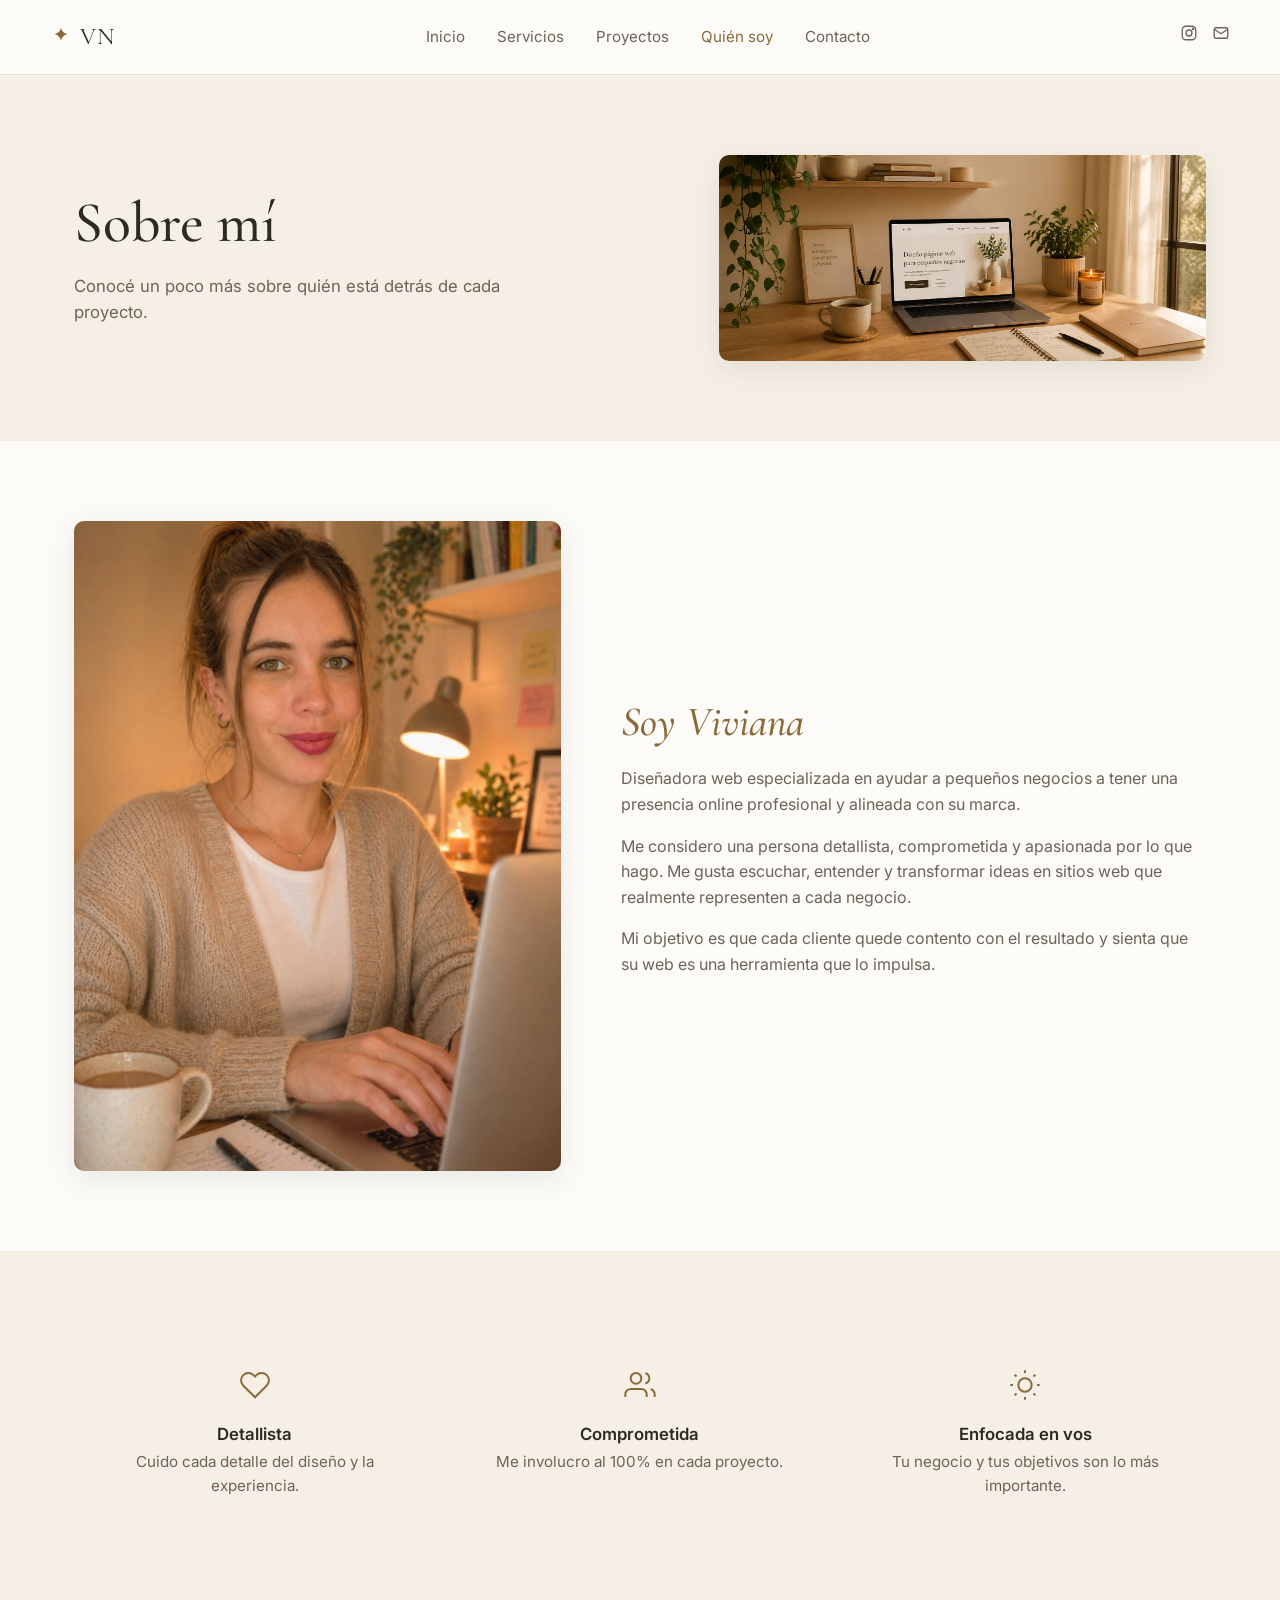
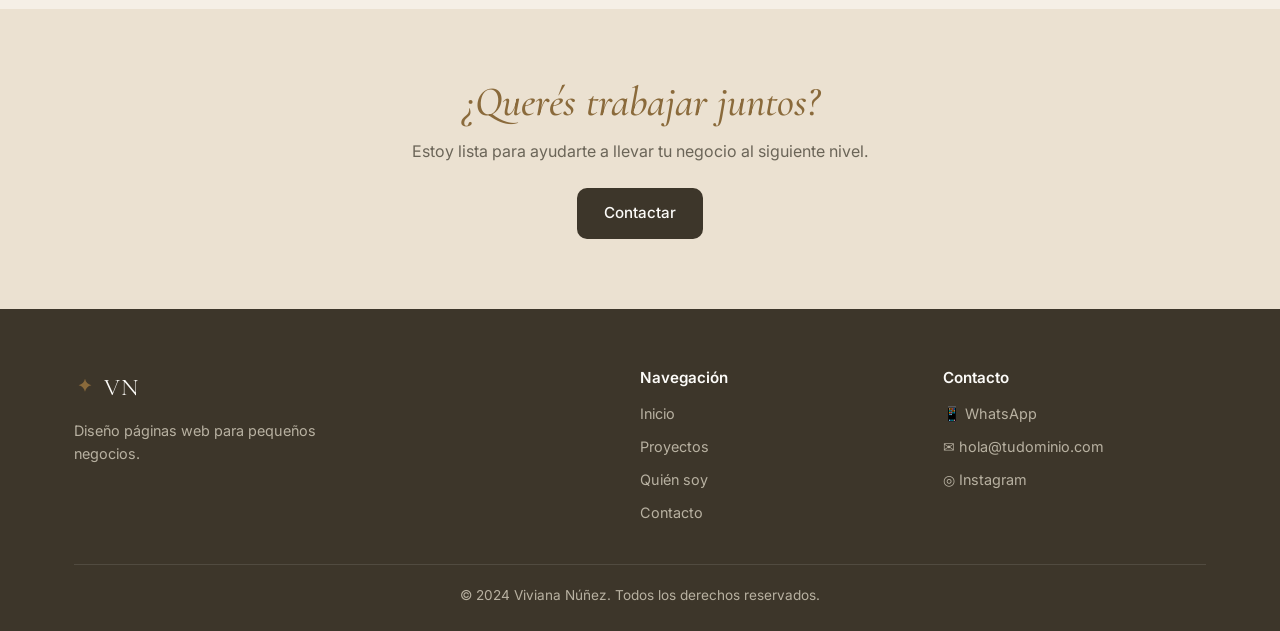
<file: quien-soy.html>
<!DOCTYPE html>
<html lang="es">
<head>
  <meta charset="UTF-8" />
  <meta name="viewport" content="width=device-width, initial-scale=1.0" />
  <title>Quién soy · Viviana Núñez</title>
  <meta name="description" content="Conocé a Viviana Núñez, diseñadora web especializada en ayudar a pequeños negocios a tener una presencia online profesional." />
  <link rel="preconnect" href="https://fonts.googleapis.com" />
  <link rel="preconnect" href="https://fonts.gstatic.com" crossorigin />
  <link href="https://fonts.googleapis.com/css2?family=Cormorant+Garamond:ital,wght@0,400;0,500;0,600;1,400;1,500&family=Inter:wght@300;400;500;600&display=swap" rel="stylesheet" />
  <link rel="stylesheet" href="styles.css" />
</head>
<body>

<header class="site-header">
  <div class="container nav">
    <a href="index.html" class="logo">
      <svg class="logo-mark" viewBox="0 0 24 24" fill="currentColor"><path d="M12 2c-1 4-3 6-7 7 4 1 6 3 7 7 1-4 3-6 7-7-4-1-6-3-7-7z"/></svg>
      <span>VN</span>
    </a>
    <ul class="nav-links">
      <li><a href="index.html">Inicio</a></li>
      <li><a href="services.html">Servicios</a></li>
      <li><a href="proyectos.html">Proyectos</a></li>
      <li><a href="quien-soy.html" class="active">Quién soy</a></li>
      <li><a href="contacto.html">Contacto</a></li>
    </ul>
    <div class="nav-social">
      <a href="#" aria-label="Instagram"><svg width="18" height="18" fill="none" stroke="currentColor" stroke-width="1.8" viewBox="0 0 24 24"><rect x="3" y="3" width="18" height="18" rx="5"/><circle cx="12" cy="12" r="4"/><circle cx="17.5" cy="6.5" r="0.8" fill="currentColor"/></svg></a>
      <a href="#" aria-label="Email"><svg width="18" height="18" fill="none" stroke="currentColor" stroke-width="1.8" viewBox="0 0 24 24"><rect x="3" y="5" width="18" height="14" rx="2"/><path d="M3 7l9 6 9-6"/></svg></a>
    </div>
    <button class="nav-toggle" aria-label="Menú">☰</button>
  </div>
</header>

<section class="page-hero">
  <div class="container page-hero-grid">
    <div>
      <h1>Sobre mí</h1>
      <p>Conocé un poco más sobre quién está detrás de cada proyecto.</p>
    </div>
    <div class="page-hero-image">
      <img src="sobremi.png" alt="Decoración minimalista" />
    </div>
  </div>
</section>

<section class="about-section">
  <div class="container about-grid">
    <div class="about-img">
      <img src="yo.png" alt="Viviana Núñez" loading="lazy" />
    </div>
    <div class="about-text">
      <h2 class="text-accent">Soy Viviana</h2>
      <p>Diseñadora web especializada en ayudar a pequeños negocios a tener una presencia online profesional y alineada con su marca.</p>
      <p>Me considero una persona detallista, comprometida y apasionada por lo que hago. Me gusta escuchar, entender y transformar ideas en sitios web que realmente representen a cada negocio.</p>
      <p>Mi objetivo es que cada cliente quede contento con el resultado y sienta que su web es una herramienta que lo impulsa.</p>
    </div>
  </div>
</section>

<section style="background: var(--bg-soft);">
  <div class="container">
    <div class="values-grid">
      <div class="value-card">
        <div class="icon"><svg width="32" height="32" fill="none" stroke="currentColor" stroke-width="1.5" viewBox="0 0 24 24"><path d="M20.84 4.61a5.5 5.5 0 0 0-7.78 0L12 5.67l-1.06-1.06a5.5 5.5 0 0 0-7.78 7.78l1.06 1.06L12 21.23l7.78-7.78 1.06-1.06a5.5 5.5 0 0 0 0-7.78z"/></svg></div>
        <h4>Detallista</h4>
        <p>Cuido cada detalle del diseño y la experiencia.</p>
      </div>
      <div class="value-card">
        <div class="icon"><svg width="32" height="32" fill="none" stroke="currentColor" stroke-width="1.5" viewBox="0 0 24 24"><path d="M17 21v-2a4 4 0 0 0-4-4H5a4 4 0 0 0-4 4v2"/><circle cx="9" cy="7" r="4"/><path d="M23 21v-2a4 4 0 0 0-3-3.87M16 3.13a4 4 0 0 1 0 7.75"/></svg></div>
        <h4>Comprometida</h4>
        <p>Me involucro al 100% en cada proyecto.</p>
      </div>
      <div class="value-card">
        <div class="icon"><svg width="32" height="32" fill="none" stroke="currentColor" stroke-width="1.5" viewBox="0 0 24 24"><circle cx="12" cy="12" r="5"/><path d="M12 1v2M12 21v2M4.22 4.22l1.42 1.42M18.36 18.36l1.42 1.42M1 12h2M21 12h2M4.22 19.78l1.42-1.42M18.36 5.64l1.42-1.42"/></svg></div>
        <h4>Enfocada en vos</h4>
        <p>Tu negocio y tus objetivos son lo más importante.</p>
      </div>
    </div>
  </div>
</section>

<section class="cta-section">
  <h2>¿Querés trabajar juntos?</h2>
  <p>Estoy lista para ayudarte a llevar tu negocio al siguiente nivel.</p>
  <a href="contacto.html" class="btn btn-primary">Contactar</a>
</section>

<footer class="site-footer">
  <div class="container">
    <div class="footer-grid">
      <div class="footer-brand">
        <div class="logo"><svg class="logo-mark" viewBox="0 0 24 24" fill="currentColor"><path d="M12 2c-1 4-3 6-7 7 4 1 6 3 7 7 1-4 3-6 7-7-4-1-6-3-7-7z"/></svg><span>VN</span></div>
        <p>Diseño páginas web para pequeños negocios.</p>
      </div>
      <div class="footer-col">
        <h4>Navegación</h4>
        <ul>
          <li><a href="index.html">Inicio</a></li>
          <li><a href="proyectos.html">Proyectos</a></li>
          <li><a href="quien-soy.html">Quién soy</a></li>
          <li><a href="contacto.html">Contacto</a></li>
        </ul>
      </div>
      <div class="footer-col">
        <h4>Contacto</h4>
        <ul>
          <li>📱 WhatsApp</li>
          <li>✉ hola@tudominio.com</li>
          <li>◎ Instagram</li>
        </ul>
      </div>
    </div>
    <div class="footer-bottom">© 2024 Viviana Núñez. Todos los derechos reservados.</div>
  </div>
</footer>

<script src="main.js"></script>
</body>
</html>
</file>
<file: styles.css>
/* ============================================
   Viviana Núñez — Diseño web para pequeños negocios
   Sistema de diseño
   ============================================ */

:root {
  /* Paleta */
  --bg: #fcfbf8;
  --bg-soft: #f5efe6;
  --bg-warm: #ebe1d1;
  --surface: #ffffff;
  --text: #2b2a26;
  --text-muted: #6b6558;
  --accent: #8a6a3b;        /* dorado oliva */
  --accent-soft: #c8a978;
  --dark: #3d362a;          /* footer / botones oscuros */
  --dark-hover: #4d4434;
  --border: #e6dfd1;

  /* Tipografía */
  --font-serif: "Cormorant Garamond", "Playfair Display", Georgia, serif;
  --font-sans: "Inter", -apple-system, BlinkMacSystemFont, "Segoe UI", sans-serif;

  /* Layout */
  --container: 1180px;
  --radius: 10px;
  --shadow-soft: 0 4px 20px rgba(61, 54, 42, 0.06);
  --shadow-md: 0 8px 30px rgba(61, 54, 42, 0.1);
  --transition: 0.3s ease;
}

/* ===== Reset ===== */
* { box-sizing: border-box; margin: 0; padding: 0; }
html { scroll-behavior: smooth; }
body {
  font-family: var(--font-sans);
  font-size: 16px;
  line-height: 1.6;
  color: var(--text);
  background: var(--bg);
  -webkit-font-smoothing: antialiased;
}
img { max-width: 100%; display: block; }
a { color: inherit; text-decoration: none; transition: color var(--transition); }
button { font-family: inherit; cursor: pointer; border: none; background: none; }

/* ===== Layout ===== */
.container {
  max-width: var(--container);
  margin: 0 auto;
  padding: 0 24px;
}

/* ===== Tipografía ===== */
h1, h2, h3, h4 {
  font-family: var(--font-serif);
  font-weight: 500;
  color: var(--text);
  line-height: 1.15;
}
h1 { font-size: clamp(2.4rem, 5vw, 3.6rem); }
h2 { font-size: clamp(1.8rem, 3.5vw, 2.6rem); }
h3 { font-size: 1.4rem; }
.text-muted { color: var(--text-muted); }
.text-accent { color: var(--accent); font-style: italic; }

/* ===== Header / Nav ===== */
.site-header {
  position: sticky;
  top: 0;
  z-index: 50;
  background: rgba(252, 251, 248, 0.92);
  backdrop-filter: blur(10px);
  border-bottom: 1px solid var(--border);
}
.nav {
  display: flex;
  align-items: center;
  justify-content: space-between;
  padding: 18px 0;
}
.logo {
  display: flex;
  align-items: center;
  gap: 8px;
  font-family: var(--font-serif);
  font-size: 1.5rem;
  letter-spacing: 0.05em;
}
.logo-mark {
  width: 22px; height: 22px;
  color: var(--accent);
}
.nav-links {
  display: flex;
  gap: 32px;
  list-style: none;
}
.nav-links a {
  font-size: 0.95rem;
  color: var(--text-muted);
  position: relative;
}
.nav-links a:hover,
.nav-links a.active {
  color: var(--accent);
}
.nav-social {
  display: flex;
  gap: 14px;
  color: var(--text-muted);
}
.nav-social a:hover { color: var(--accent); }
.nav-toggle {
  display: none;
  font-size: 1.5rem;
  color: var(--text);
}

/* ===== Botones ===== */
.btn {
  display: inline-flex;
  align-items: center;
  justify-content: center;
  gap: 8px;
  padding: 12px 26px;
  border-radius: var(--radius);
  font-size: 0.95rem;
  font-weight: 500;
  transition: all var(--transition);
  cursor: pointer;
  border: 1px solid transparent;
}
.btn-primary {
  background: var(--dark);
  color: var(--bg);
}
.btn-primary:hover { background: var(--dark-hover); transform: translateY(-1px); }
.btn-secondary {
  background: var(--bg-warm);
  color: var(--text);
}
.btn-secondary:hover { background: var(--accent-soft); color: var(--bg); }
.btn-outline {
  border-color: var(--border);
  color: var(--text);
  background: transparent;
}
.btn-outline:hover { background: var(--bg-soft); }

/* ===== Secciones ===== */
section { padding: 80px 0; }
.section-title { margin-bottom: 8px; }
.section-sub { color: var(--text-muted); margin-bottom: 40px; max-width: 540px; }

/* ===== Hero ===== */
.hero {
  background: var(--bg-soft);
  padding: 80px 0;
}
.hero-grid {
  display: grid;
  grid-template-columns: 1.1fr 1fr;
  gap: 60px;
  align-items: center;
}
.hero-title {
  font-size: clamp(2.6rem, 5.5vw, 4rem);
  margin-bottom: 20px;
}
.hero-title .accent { color: var(--accent); font-style: italic; display: block; }
.hero-text {
  color: var(--text-muted);
  font-size: 1.05rem;
  margin-bottom: 32px;
  max-width: 460px;
}
.hero-actions { display: flex; gap: 14px; flex-wrap: wrap; }
.hero-image {
  border-radius: var(--radius);
  overflow: hidden;
  box-shadow: var(--shadow-md);
}
.hero-image img { width: 100%; height: 100%; object-fit: cover; }

/* ===== Tarjetas de proyectos ===== */
.section-head {
  display: flex;
  align-items: baseline;
  justify-content: space-between;
  margin-bottom: 32px;
  flex-wrap: wrap;
  gap: 12px;
}
.link-arrow {
  font-size: 0.9rem;
  color: var(--accent);
  border-bottom: 1px solid transparent;
}
.link-arrow:hover { border-color: var(--accent); }

.projects-grid {
  display: grid;
  grid-template-columns: repeat(3, 1fr);
  gap: 24px;
}
.projects-grid.two-cols { grid-template-columns: repeat(2, 1fr); }
.project-card {
  background: var(--surface);
  border-radius: var(--radius);
  overflow: hidden;
  box-shadow: var(--shadow-soft);
  transition: transform var(--transition), box-shadow var(--transition);
  display: block;
}
.project-card:hover { transform: translateY(-4px); box-shadow: var(--shadow-md); }
.project-card .img-wrap {
  aspect-ratio: 4 / 3;
  overflow: hidden;
  background: var(--bg-warm);
}
.project-card img {
  width: 100%; height: 100%; object-fit: cover;
  transition: transform 0.6s ease;
}
.project-card:hover img { transform: scale(1.05); }
.project-card .card-body {
  padding: 18px 20px;
}
.project-card h3 {
  font-size: 1.15rem;
  margin-bottom: 4px;
}
.project-card p { color: var(--text-muted); font-size: 0.9rem; }

/* ===== Servicios ===== */
.section-services { background: var(--bg-soft); }
.services-grid {
  display: grid;
  grid-template-columns: repeat(2, 1fr);
  gap: 24px;
}
.service-card {
  background: var(--surface);
  padding: 30px;
  border-radius: var(--radius);
  border: 1px solid var(--border);
}
.service-card .icon {
  width: 44px; height: 44px;
  background: var(--bg-warm);
  border-radius: 8px;
  display: flex; align-items: center; justify-content: center;
  color: var(--accent);
  margin-bottom: 18px;
}
.service-card h3 { margin-bottom: 8px; }
.service-card p { color: var(--text-muted); font-size: 0.95rem; margin-bottom: 18px; }
.service-price {
  display: inline-block;
  padding-top: 14px;
  border-top: 1px solid var(--border);
  font-size: 0.9rem;
  color: var(--text);
  font-weight: 500;
  width: 100%;
}

.conditions {
  margin-top: 60px;
  padding: 28px 24px;
  border: 1px solid var(--border, #e8ddd0);
  background: var(--card, #ffffff);
  border-radius: 16px;
}

.conditions h3 {
   display: inline-block;
  padding-top: 14px;
  padding-bottom: 14px;
  font-size: 1.5rem;
  color: var(--text);
  font-weight: 500;
  width: 100%;
}

.conditions ul {
  list-style: none;
  padding: 0;
  margin: 0;
  display: grid;
  gap: 10px;
}

.conditions li {
  position: relative;
  padding-left: 18px;
  font-size: 14px;
  color: rgba(47, 42, 38, 0.85);
  line-height: 1.6;
}

.conditions li::before {
  content: "•";
  position: absolute;
  left: 0;
  color: var(--accent, #8b633f);
}

/* ===== ¿Cómo trabajo? ===== */
.steps-grid {
  display: grid;
  grid-template-columns: repeat(3, 1fr);
  gap: 32px;
  position: relative;
}
.step {
  text-align: left;
}
.step .icon {
  width: 48px; height: 48px;
  border-radius: 50%;
  background: var(--bg-soft);
  display: flex; align-items: center; justify-content: center;
  color: var(--accent);
  margin-bottom: 16px;
}
.step h4 { font-size: 1.1rem; margin-bottom: 6px; font-family: var(--font-sans); font-weight: 600; }
.step p { color: var(--text-muted); font-size: 0.95rem; }

/* ===== CTA banner ===== */
.cta-banner {
  background: var(--bg-warm);
  border-radius: var(--radius);
  padding: 40px;
  display: flex;
  align-items: center;
  justify-content: space-between;
  gap: 24px;
  flex-wrap: wrap;
}
.cta-banner h3 { font-size: 1.6rem; margin-bottom: 6px; }
.cta-banner p { color: var(--text-muted); max-width: 480px; }

/* ===== Footer ===== */
.site-footer {
  background: var(--dark);
  color: #d8d2c4;
  padding: 60px 0 24px;
}
.footer-grid {
  display: grid;
  grid-template-columns: 2fr 1fr 1fr;
  gap: 40px;
  margin-bottom: 40px;
}
.footer-brand .logo { color: var(--bg); margin-bottom: 12px; }
.footer-brand p { color: #b8b1a1; font-size: 0.9rem; max-width: 280px; }
.footer-col h4 {
  color: var(--bg);
  font-family: var(--font-sans);
  font-size: 0.95rem;
  font-weight: 600;
  margin-bottom: 16px;
}
.footer-col ul { list-style: none; display: flex; flex-direction: column; gap: 10px; }
.footer-col a { font-size: 0.9rem; color: #b8b1a1; }
.footer-col a:hover { color: var(--bg); }
.footer-col li { display: flex; align-items: center; gap: 8px; font-size: 0.9rem; color: #b8b1a1; }
.footer-bottom {
  border-top: 1px solid rgba(255,255,255,0.1);
  padding-top: 20px;
  text-align: center;
  font-size: 0.85rem;
  color: #b8b1a1;
}

/* ===== Página: Quién soy ===== */
.page-hero {
  background: var(--bg-soft);
  padding: 80px 0;
}
.page-hero-grid {
  display: grid;
  grid-template-columns: 1.2fr 1fr;
  gap: 60px;
  align-items: center;
}
.page-hero h1 { margin-bottom: 16px; }
.page-hero p { color: var(--text-muted); font-size: 1.05rem; max-width: 480px; }

.page-hero-image {
  width: 100%;
  max-width: 520px;
  margin-left: auto;
  display: flex;
  justify-content: flex-end;
}

.page-hero-image img {
  width: 100%;
  height: auto;
  display: block;
  border-radius: var(--radius);
  box-shadow: var(--shadow-md);
  object-fit: cover;
}

.about-section .about-grid {
  display: grid;
  grid-template-columns: 1fr 1.2fr;
  gap: 60px;
  align-items: center;
}
.about-img {
  border-radius: var(--radius);
  overflow: hidden;
  box-shadow: var(--shadow-md);
}
.about-text h2 { margin-bottom: 20px; }
.about-text p { color: var(--text-muted); margin-bottom: 16px; }

.values-grid {
  display: grid;
  grid-template-columns: repeat(3, 1fr);
  gap: 24px;
  text-align: center;
}
.value-card {
  padding: 30px 20px;
}
.value-card .icon {
  width: 48px; height: 48px;
  margin: 0 auto 16px;
  color: var(--accent);
  display: flex; align-items: center; justify-content: center;
}
.value-card h4 {
  font-family: var(--font-sans);
  font-weight: 600;
  font-size: 1.05rem;
  margin-bottom: 6px;
}
.value-card p { color: var(--text-muted); font-size: 0.95rem; }

.cta-section {
  background: var(--bg-warm);
  text-align: center;
  padding: 70px 24px;
}
.cta-section h2 { color: var(--accent); font-style: italic; margin-bottom: 12px; }
.cta-section p { color: var(--text-muted); margin-bottom: 24px; }

/* ===== Página: Proyectos — filtros ===== */
.filters {
  display: flex;
  gap: 12px;
  margin-bottom: 32px;
  flex-wrap: wrap;
}
.filter-btn {
  padding: 8px 18px;
  border-radius: 999px;
  font-size: 0.9rem;
  background: var(--bg-soft);
  color: var(--text-muted);
  transition: all var(--transition);
}
.filter-btn.active {
  background: var(--dark);
  color: var(--bg);
}
.filter-btn:hover:not(.active) { background: var(--bg-warm); color: var(--text); }

.projects-grid.detailed { grid-template-columns: repeat(2, 1fr); gap: 32px; }
.projects-grid.detailed .project-card .img-wrap { aspect-ratio: 4 / 3; }

/* ===== Página: Proyecto individual ===== */
.back-link {
  display: inline-flex;
  align-items: center;
  gap: 6px;
  color: var(--text-muted);
  font-size: 0.9rem;
  margin-bottom: 24px;
}
.back-link:hover { color: var(--accent); }

.project-hero img {
  width: 100%;
  border-radius: var(--radius);
  aspect-ratio: 16 / 9;
  object-fit: cover;
  box-shadow: var(--shadow-md);
}
.project-info {
  margin-top: 32px;
  display: flex;
  align-items: center;
  justify-content: space-between;
  flex-wrap: wrap;
  gap: 12px;
}
.project-info h1 { margin-bottom: 4px; }
.project-info p { color: var(--text-muted); }
.tag {
  display: inline-block;
  padding: 6px 14px;
  background: var(--bg-warm);
  color: var(--text);
  border-radius: 999px;
  font-size: 0.85rem;
}

.project-block {
  display: grid;
  grid-template-columns: 1fr 1fr;
  gap: 50px;
  align-items: center;
  margin-bottom: 60px;
}
.project-block:nth-child(even) .block-text { order: 2; }
.project-block h3 { font-size: 1.5rem; margin-bottom: 12px; }
.project-block p { color: var(--text-muted); }

.block-img {
  width: 100%;
  max-width: 520px;
  margin: 0 auto;
  border-radius: var(--radius);
  overflow: hidden;
  box-shadow: var(--shadow-soft);
}

.block-img img,
.block-img video {
  display: block;
  width: 100%;
  height: auto;
  border-radius: inherit;
}


.project-actions {
  display: flex;
  gap: 14px;
  margin-top: 20px;
  flex-wrap: wrap;
}

/* ===== Página: Contacto ===== */
.contact-grid {
  display: grid;
  grid-template-columns: 1.4fr 1fr;
  gap: 48px;
  align-items: start;
}
.contact-form {
  background: var(--surface);
  padding: 36px;
  border-radius: var(--radius);
  border: 1px solid var(--border);
}
.contact-form h3 { margin-bottom: 24px; }
.form-group { margin-bottom: 18px; }
.form-group label {
  display: block;
  font-size: 0.9rem;
  margin-bottom: 6px;
  color: var(--text);
}
.form-group input,
.form-group select,
.form-group textarea {
  width: 100%;
  padding: 12px 14px;
  border: 1px solid var(--border);
  border-radius: 8px;
  font-family: inherit;
  font-size: 0.95rem;
  background: var(--bg);
  color: var(--text);
  transition: border-color var(--transition);
}
.form-group input:focus,
.form-group select:focus,
.form-group textarea:focus {
  outline: none;
  border-color: var(--accent);
}
.form-group textarea { min-height: 120px; resize: vertical; }
.contact-form button { width: 100%; }

.contact-info h3 { margin-bottom: 24px; }
.info-item {
  display: flex;
  gap: 14px;
  padding: 16px 0;
  align-items: flex-start;
}
.info-item .icon {
  width: 40px; height: 40px;
  background: var(--bg-warm);
  border-radius: 50%;
  display: flex; align-items: center; justify-content: center;
  color: var(--accent);
  flex-shrink: 0;
}
.info-item h4 { font-family: var(--font-sans); font-size: 1rem; font-weight: 600; margin-bottom: 2px; }
.info-item p { color: var(--text-muted); font-size: 0.9rem; }

/* ===== FAQ Premium ===== */

.section-faq {
  background: var(--bg);
  padding: 7rem 0;
}

.faq-list {
  max-width: 980px;
  margin: 0 auto;
}

.faq-item {
  background: var(--surface);
  border: 1px solid var(--border);
  border-radius: 16px;
  margin-bottom: 1.5rem;
  overflow: hidden;
  transition: all 0.3s ease;
}

.faq-item:hover {
  border-color: rgba(138, 106, 59, 0.35);
  box-shadow: 0 10px 30px rgba(61, 54, 42, 0.06);
}

/* SUMMARY */

.faq-item summary {
  list-style: none;
  width: 100%;
  padding: 2rem 2.25rem;

  display: flex;
  align-items: center;
  justify-content: space-between;
  gap: 1rem;

  cursor: pointer;
  text-align: left;
  background: transparent;

  color: var(--text);
  font-size: 1.15rem;
  font-weight: 500;
  line-height: 1.5;
}

/* Oculta flecha default */

.faq-item summary::-webkit-details-marker {
  display: none;
}

.faq-item summary::marker {
  display: none;
}

/* Icono + */

.faq-icon::before {
  content: "+";
  font-size: 2rem;
  line-height: 1;
  color: var(--accent);
  flex-shrink: 0;
  transition: transform 0.3s ease;
  display: block;
}

/* Rotación cuando abre */

.faq-item[open] .faq-icon::before {
  transform: rotate(45deg);
}

/* Respuesta */

.faq-answer {
  max-height: 0;
  overflow: hidden;
  padding: 0 2.25rem;

  color: var(--text-muted);
  line-height: 1.8;

  transition:
    max-height 0.4s ease,
    padding 0.4s ease;
}

.faq-item[open] .faq-answer {
  max-height: 320px;
  padding: 0 2.25rem 2rem;
}

/* Mobile */

@media (max-width: 768px) {

  .section-faq {
    padding: 5rem 0;
  }

  .faq-item summary {
    padding: 1.5rem;
    font-size: 1rem;
  }

  .faq-answer {
    padding: 0 1.5rem;
  }

  .faq-item[open] .faq-answer {
    padding: 0 1.5rem 1.5rem;
  }

  .faq-icon::before {
    font-size: 1.75rem;
  }
}

/* ===== Responsive ===== */
@media (max-width: 900px) {
  .nav-links { display: none; position: absolute; top: 100%; left: 0; right: 0; background: var(--bg); flex-direction: column; padding: 20px; border-bottom: 1px solid var(--border); }
  .nav-links.open { display: flex; }
  .nav-toggle { display: block; }
  .site-header .nav { position: relative; }

  .hero-grid,
  .page-hero-grid,
  .about-section .about-grid,
  .contact-grid,
  .project-block { grid-template-columns: 1fr; gap: 32px; }
  .project-block:nth-child(even) .block-text { order: 0; }

  .projects-grid,
  .projects-grid.detailed,
  .services-grid,
  .steps-grid,
  .values-grid,
  .footer-grid { grid-template-columns: 1fr; }

  .projects-grid.two-cols { grid-template-columns: 1fr; }

  section, .hero, .page-hero { padding: 56px 0; }
  .cta-banner { flex-direction: column; text-align: center; align-items: stretch; }
}

@media (max-width: 900px) {
  .block-img {
    max-width: 100%;
    margin: 0;
    aspect-ratio: 4 / 3;
  }
}
/* Grid exclusivo para la página Servicios */
.services-page-grid {
  display: grid;
  grid-template-columns: repeat(4, 1fr);
  gap: 2rem;
  margin-top: 3rem;
}

@media (max-width: 1024px) {
  .services-page-grid {
    grid-template-columns: repeat(2, 1fr);
  }
}

@media (max-width: 768px) {
  .services-page-grid {
    grid-template-columns: 1fr;
  }
}


/* ===== Detalle de Servicios ===== */
.service-detail {
  background: var(--surface);
  border: 1px solid var(--border);
  border-radius: 18px;
  padding: 3rem;
  margin-bottom: 3rem;
  box-shadow: var(--shadow-soft);
  scroll-margin-top: 120px;
}

.service-detail-head {
  display: flex;
  align-items: flex-start;
  gap: 1.5rem;
  margin-bottom: 2.5rem;
  padding-bottom: 2rem;
  border-bottom: 1px solid var(--border);
}

.service-detail-head .icon {
  width: 58px;
  height: 58px;
  border-radius: 14px;
  background: var(--bg-warm);
  color: var(--accent);
  display: flex;
  align-items: center;
  justify-content: center;
  flex-shrink: 0;
}

.service-detail-head h2 {
  margin-bottom: 0.75rem;
  font-size: clamp(2rem, 4vw, 2.6rem);
  line-height: 1.1;
}

.service-detail-head p {
  color: var(--text-muted);
  line-height: 1.8;
  max-width: 850px;
}

.service-detail-grid {
  display: grid;
  grid-template-columns: minmax(0, 1.8fr) 360px;
  gap: 3rem;
  align-items: start;
}

.service-detail-grid h4 {
  margin-bottom: 1.5rem;
  font-family: var(--font-sans);
  font-size: 0.8rem;
  font-weight: 600;
  text-transform: uppercase;
  letter-spacing: 2px;
  color: var(--text-muted);
}

/* Lista de entregables */
.check-list {
  list-style: none;
  padding: 0;
  margin: 0;
}

.check-list li {
  display: flex;
  align-items: center;
  gap: 1rem;
  padding: 1rem 0;
  border-bottom: 1px solid var(--border);
  line-height: 1.6;
}

.check-list li:last-child {
  border-bottom: none;
}

.check-list li::before {
  content: "✓";
  width: 24px;
  height: 24px;
  border-radius: 50%;
  background: var(--bg-warm);
  color: var(--accent);
  display: flex;
  align-items: center;
  justify-content: center;
  font-size: 0.8rem;
  font-weight: 700;
  flex-shrink: 0;
}

/* Tarjeta lateral */
.service-meta {
  background: var(--bg-soft);
  border: 1px solid var(--border);
  border-radius: 16px;
  padding: 2.25rem;
  position: sticky;
  top: 110px;
}

.meta-item {
  margin-bottom: 2rem;
}

.meta-item:last-of-type {
  margin-bottom: 2.5rem;
}

.meta-item span {
  display: block;
  margin-bottom: 0.5rem;
  font-size: 0.75rem;
  font-weight: 600;
  text-transform: uppercase;
  letter-spacing: 1.8px;
  color: var(--text-muted);
}

.meta-item strong {
  display: block;
  font-size: 1rem;
  font-weight: 500;
  line-height: 1.5;
}

.service-meta .btn {
  width: 100%;
  justify-content: center;
}

/* Responsive */
@media (max-width: 992px) {
  .service-detail-grid {
    grid-template-columns: 1fr;
  }

  .service-meta {
    position: static;
  }
}

@media (max-width: 768px) {
  .service-detail {
    padding: 2rem;
  }

  .service-detail-head {
    flex-direction: column;
    gap: 1rem;
  }

  .service-meta {
    padding: 1.75rem;
  }
}
</file>
